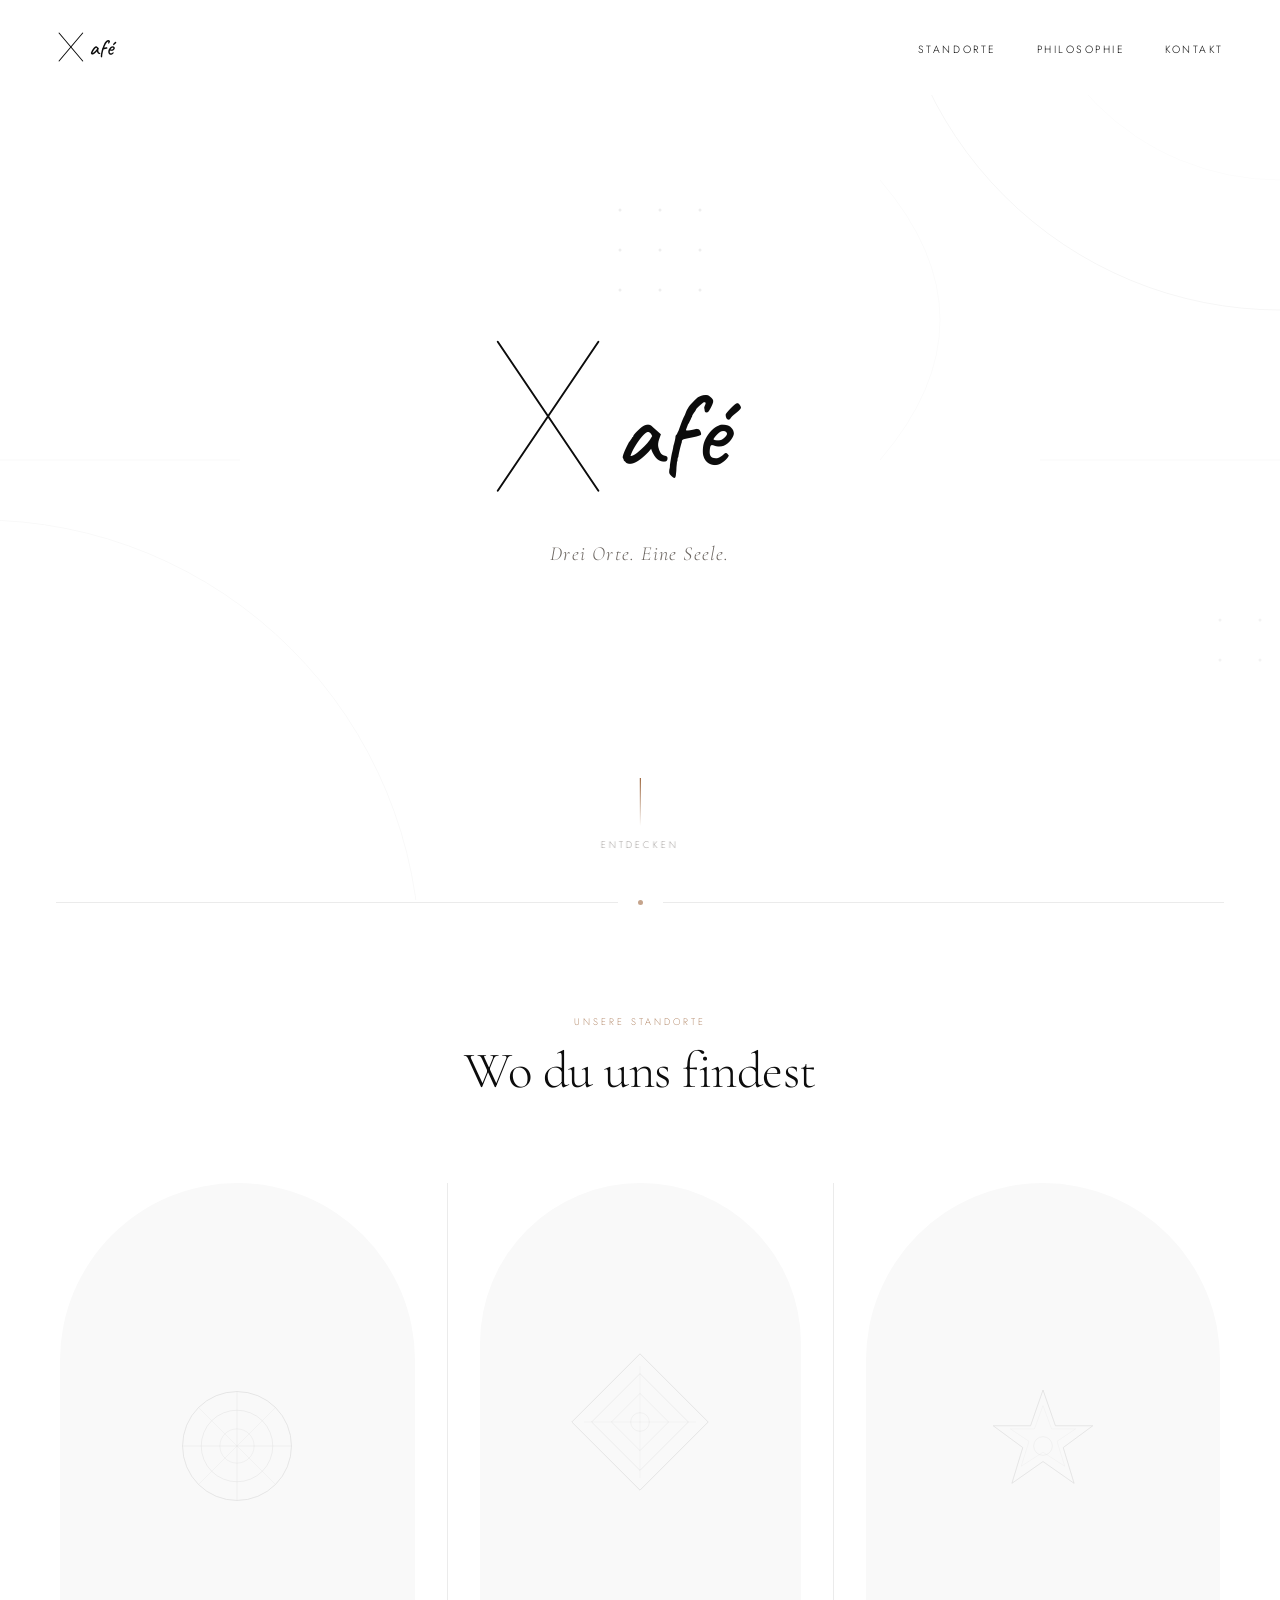
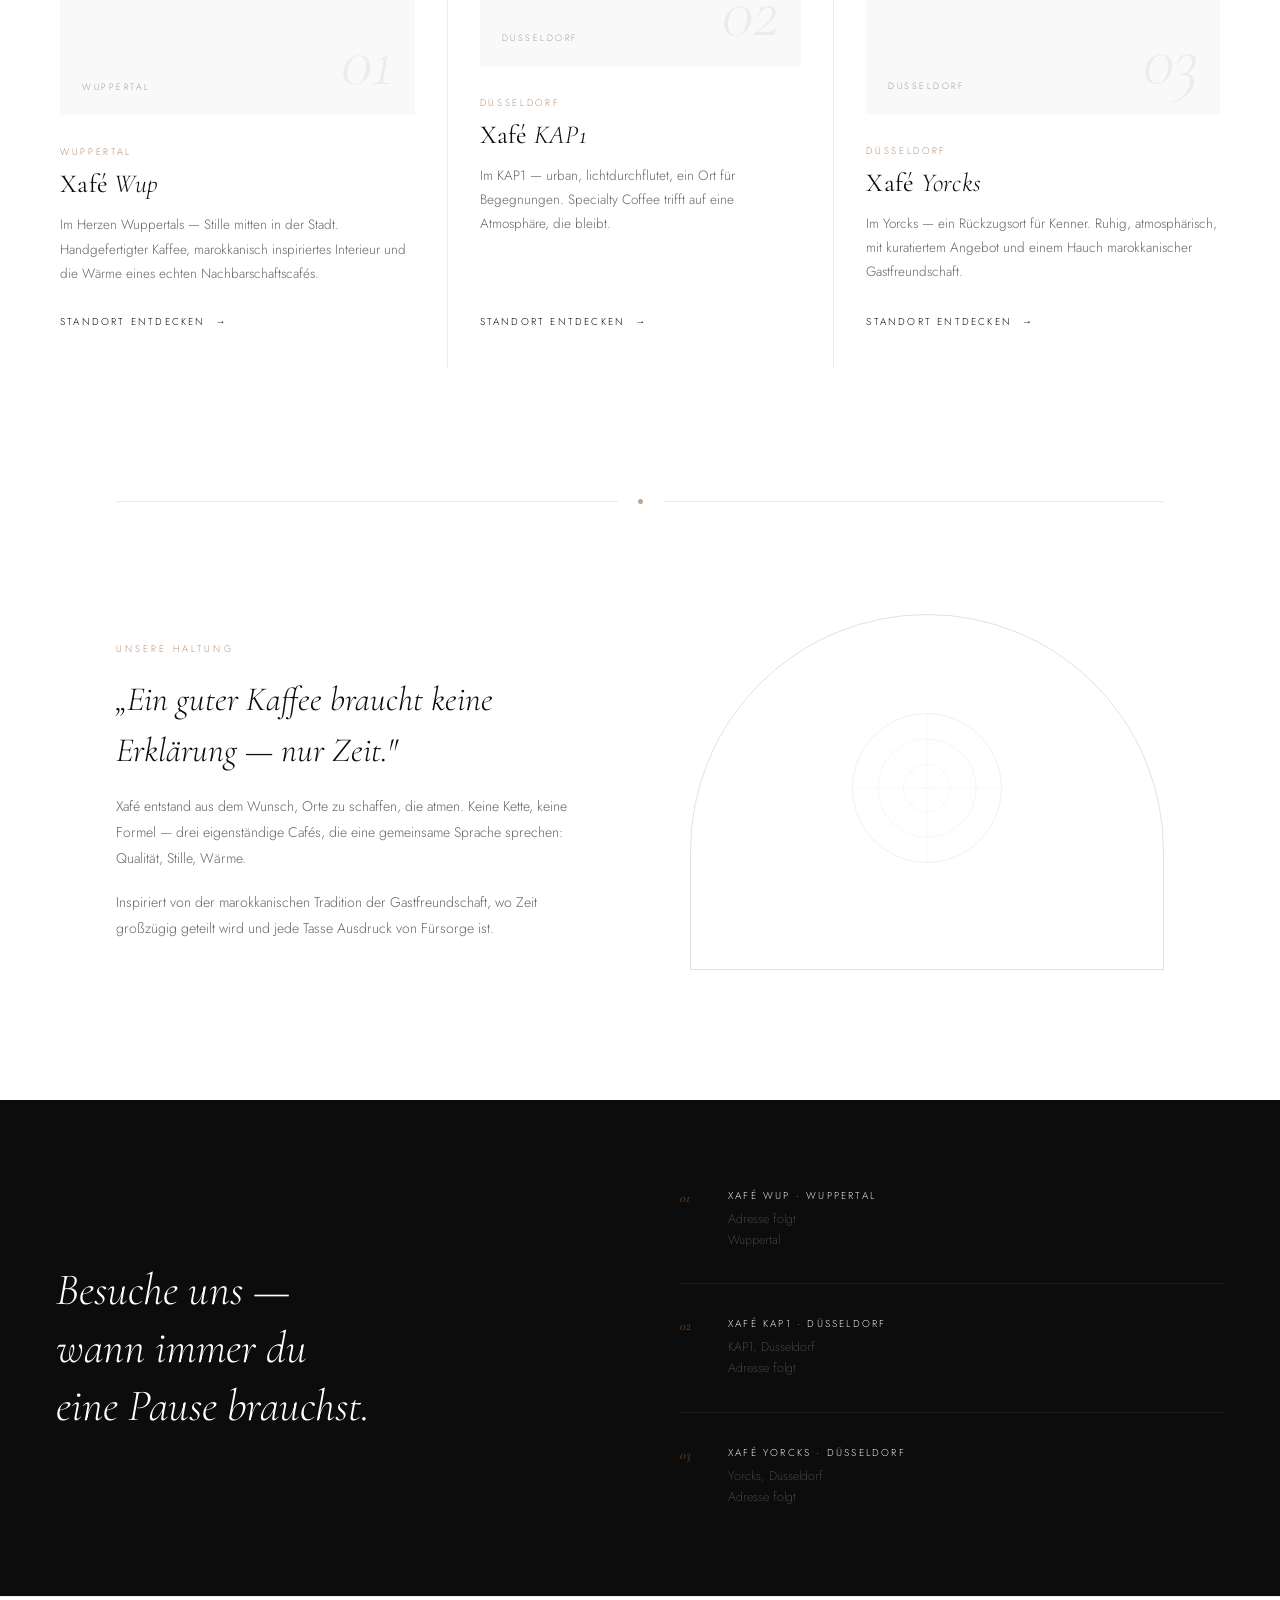
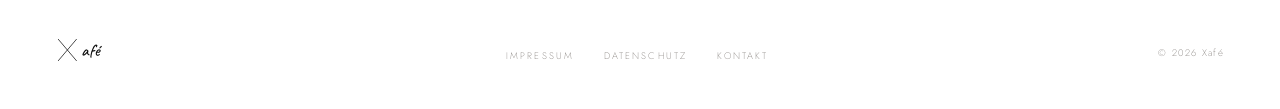
<file: index.html>
<!DOCTYPE html>
<html lang="de">
<head>
  <meta charset="UTF-8">
  <meta name="viewport" content="width=device-width, initial-scale=1.0">
  <title>Xafé — Wup · KAP1 · Yorcks</title>
  <link rel="stylesheet" href="style.css">
</head>
<body>

  <!-- Ambient background shapes -->
  <div class="bg-shapes" aria-hidden="true">
    <svg viewBox="0 0 1440 900" preserveAspectRatio="xMidYMid slice" fill="none" xmlns="http://www.w3.org/2000/svg">
      <circle cx="1360" cy="-80" r="390" stroke="#0C0C0C" stroke-width="1" opacity="0.04"/>
      <circle cx="1360" cy="-80" r="260" stroke="#0C0C0C" stroke-width="0.6" opacity="0.03"/>
      <circle cx="60" cy="960" r="440" stroke="#0C0C0C" stroke-width="0.8" opacity="0.04"/>
      <line x1="0" y1="460" x2="320" y2="460" stroke="#0C0C0C" stroke-width="0.5" opacity="0.05"/>
      <line x1="1120" y1="460" x2="1440" y2="460" stroke="#0C0C0C" stroke-width="0.5" opacity="0.05"/>
      <path d="M 960 180 Q 1080 320 960 460" stroke="#0C0C0C" stroke-width="0.6" opacity="0.04"/>
      <circle cx="700" cy="210" r="1.5" fill="#0C0C0C" opacity="0.07"/>
      <circle cx="740" cy="210" r="1.5" fill="#0C0C0C" opacity="0.07"/>
      <circle cx="780" cy="210" r="1.5" fill="#0C0C0C" opacity="0.07"/>
      <circle cx="700" cy="250" r="1.5" fill="#0C0C0C" opacity="0.07"/>
      <circle cx="740" cy="250" r="1.5" fill="#0C0C0C" opacity="0.07"/>
      <circle cx="780" cy="250" r="1.5" fill="#0C0C0C" opacity="0.07"/>
      <circle cx="700" cy="290" r="1.5" fill="#0C0C0C" opacity="0.07"/>
      <circle cx="740" cy="290" r="1.5" fill="#0C0C0C" opacity="0.07"/>
      <circle cx="780" cy="290" r="1.5" fill="#0C0C0C" opacity="0.07"/>
      <circle cx="1300" cy="620" r="1.5" fill="#0C0C0C" opacity="0.05"/>
      <circle cx="1340" cy="620" r="1.5" fill="#0C0C0C" opacity="0.05"/>
      <circle cx="1300" cy="660" r="1.5" fill="#0C0C0C" opacity="0.05"/>
      <circle cx="1340" cy="660" r="1.5" fill="#0C0C0C" opacity="0.05"/>
    </svg>
  </div>

  <!-- NAV -->
  <nav id="main-nav">
    <a href="index.html" class="nav-logo">
      <svg class="logo-svg" viewBox="0 0 130 56" fill="none" xmlns="http://www.w3.org/2000/svg">
        <line x1="5" y1="5" x2="44" y2="51" stroke="#0C0C0C" stroke-width="1.7" stroke-linecap="round"/>
        <line x1="5" y1="51" x2="44" y2="5"  stroke="#0C0C0C" stroke-width="1.7" stroke-linecap="round"/>
        <text x="54" y="42" font-family="'Caveat', cursive" font-size="37" fill="#0C0C0C" font-weight="500">afé</text>
      </svg>
    </a>
    <ul class="nav-links">
      <li><a href="#locations">Standorte</a></li>
      <li><a href="#philosophy">Philosophie</a></li>
      <li><a href="#contact">Kontakt</a></li>
    </ul>
  </nav>

  <!-- HERO -->
  <section class="hero">
    <div class="hero-lockup">
      <svg class="logo-svg" viewBox="0 0 310 170" fill="none" xmlns="http://www.w3.org/2000/svg">
        <line x1="8"  y1="8"   x2="112" y2="162" stroke="#0C0C0C" stroke-width="2" stroke-linecap="round"/>
        <line x1="8"  y1="162" x2="112" y2="8"   stroke="#0C0C0C" stroke-width="2" stroke-linecap="round"/>
        <text x="128" y="136" font-family="'Caveat', cursive" font-size="110" fill="#0C0C0C" font-weight="500">afé</text>
      </svg>
      <p class="hero-sub">Drei Orte. Eine Seele.</p>
    </div>
    <div class="hero-scroll" aria-hidden="true">
      <div class="hero-scroll-line"></div>
      <span class="hero-scroll-label">Entdecken</span>
    </div>
  </section>

  <div class="rule" style="position:relative;z-index:1;"><div class="rule-mark"></div></div>

  <!-- LOCATIONS -->
  <section class="locations-section" id="locations">
    <div class="section-head">
      <p class="label reveal">Unsere Standorte</p>
      <h2 class="display reveal" style="transition-delay:.08s">Wo du uns findest</h2>
    </div>

    <div class="locations-grid">

      <article class="loc-card reveal">
        <a href="wup.html" style="text-decoration:none;color:inherit;">
          <div class="arch-wrap">
            <div class="arch-fill">
              <div class="arch-geo-wrap">
                <svg viewBox="0 0 180 180" width="140" fill="none">
                  <circle cx="90" cy="90" r="70" stroke="#0C0C0C" stroke-width="0.8"/>
                  <circle cx="90" cy="90" r="46" stroke="#0C0C0C" stroke-width="0.5"/>
                  <circle cx="90" cy="90" r="22" stroke="#0C0C0C" stroke-width="0.4"/>
                  <line x1="90" y1="20" x2="90" y2="160" stroke="#0C0C0C" stroke-width="0.4"/>
                  <line x1="20" y1="90" x2="160" y2="90" stroke="#0C0C0C" stroke-width="0.4"/>
                  <line x1="40.5" y1="40.5" x2="139.5" y2="139.5" stroke="#0C0C0C" stroke-width="0.3"/>
                  <line x1="139.5" y1="40.5" x2="40.5" y2="139.5" stroke="#0C0C0C" stroke-width="0.3"/>
                </svg>
              </div>
            </div>
            <span class="arch-tag">Wuppertal</span>
            <span class="arch-num">01</span>
          </div>
        </a>
        <p class="loc-city">Wuppertal</p>
        <h3 class="loc-name">Xafé <em>Wup</em></h3>
        <p class="loc-desc">Im Herzen Wuppertals — Stille mitten in der Stadt. Handgefertigter Kaffee, marokkanisch inspiriertes Interieur und die Wärme eines echten Nachbarschaftscafés.</p>
        <a href="wup.html" class="loc-link">Standort entdecken <span>→</span></a>
      </article>

      <article class="loc-card reveal" style="transition-delay:.14s">
        <a href="kap1.html" style="text-decoration:none;color:inherit;">
          <div class="arch-wrap">
            <div class="arch-fill">
              <div class="arch-geo-wrap">
                <svg viewBox="0 0 180 180" width="140" fill="none">
                  <rect x="28" y="28" width="124" height="124" stroke="#0C0C0C" stroke-width="0.8" transform="rotate(45 90 90)"/>
                  <rect x="46" y="46" width="88"  height="88"  stroke="#0C0C0C" stroke-width="0.5" transform="rotate(45 90 90)"/>
                  <rect x="64" y="64" width="52"  height="52"  stroke="#0C0C0C" stroke-width="0.4" transform="rotate(45 90 90)"/>
                  <circle cx="90" cy="90" r="12" stroke="#0C0C0C" stroke-width="0.4"/>
                  <line x1="90" y1="18" x2="90" y2="162" stroke="#0C0C0C" stroke-width="0.3"/>
                  <line x1="18" y1="90" x2="162" y2="90" stroke="#0C0C0C" stroke-width="0.3"/>
                </svg>
              </div>
            </div>
            <span class="arch-tag">Düsseldorf</span>
            <span class="arch-num">02</span>
          </div>
        </a>
        <p class="loc-city">Düsseldorf</p>
        <h3 class="loc-name">Xafé <em>KAP1</em></h3>
        <p class="loc-desc">Im KAP1 — urban, lichtdurchflutet, ein Ort für Begegnungen. Specialty Coffee trifft auf eine Atmosphäre, die bleibt.</p>
        <a href="kap1.html" class="loc-link">Standort entdecken <span>→</span></a>
      </article>

      <article class="loc-card reveal" style="transition-delay:.28s">
        <a href="yorcks.html" style="text-decoration:none;color:inherit;">
          <div class="arch-wrap">
            <div class="arch-fill">
              <div class="arch-geo-wrap">
                <svg viewBox="0 0 180 180" width="140" fill="none">
                  <polygon points="90,18 106,64 154,64 116,92 130,138 90,110 50,138 64,92 26,64 74,64" stroke="#0C0C0C" stroke-width="0.8"/>
                  <polygon points="90,38 101,68 132,68 108,84 118,116 90,98 62,116 72,84 48,68 79,68" stroke="#0C0C0C" stroke-width="0.4" opacity="0.6"/>
                  <circle cx="90" cy="90" r="12" stroke="#0C0C0C" stroke-width="0.4"/>
                </svg>
              </div>
            </div>
            <span class="arch-tag">Düsseldorf</span>
            <span class="arch-num">03</span>
          </div>
        </a>
        <p class="loc-city">Düsseldorf</p>
        <h3 class="loc-name">Xafé <em>Yorcks</em></h3>
        <p class="loc-desc">Im Yorcks — ein Rückzugsort für Kenner. Ruhig, atmosphärisch, mit kuratiertem Angebot und einem Hauch marokkanischer Gastfreundschaft.</p>
        <a href="yorcks.html" class="loc-link">Standort entdecken <span>→</span></a>
      </article>

    </div>
  </section>

  <div class="rule" style="position:relative;z-index:1;max-width:1160px;margin:0 auto;padding:0 56px;">
    <div class="rule-mark"></div>
  </div>

  <!-- PHILOSOPHY -->
  <section id="philosophy">
    <div class="philosophy-section">
      <div class="phil-left">
        <p class="label reveal">Unsere Haltung</p>
        <blockquote class="phil-quote reveal" style="transition-delay:.1s">„Ein guter Kaffee braucht keine Erklärung — nur Zeit."</blockquote>
        <p class="body-text reveal" style="transition-delay:.2s">Xafé entstand aus dem Wunsch, Orte zu schaffen, die atmen. Keine Kette, keine Formel — drei eigenständige Cafés, die eine gemeinsame Sprache sprechen: Qualität, Stille, Wärme.</p>
        <p class="body-text reveal" style="transition-delay:.28s">Inspiriert von der marokkanischen Tradition der Gastfreundschaft, wo Zeit großzügig geteilt wird und jede Tasse Ausdruck von Fürsorge ist.</p>
      </div>
      <div class="phil-right reveal" style="transition-delay:.18s">
        <div class="phil-deco">
          <div class="phil-deco-inner">
            <svg viewBox="0 0 260 195" width="220" fill="none">
              <circle cx="130" cy="97" r="88" stroke="#0C0C0C" stroke-width="1"/>
              <circle cx="130" cy="97" r="58" stroke="#0C0C0C" stroke-width="0.7"/>
              <circle cx="130" cy="97" r="28" stroke="#0C0C0C" stroke-width="0.5"/>
              <line x1="42" y1="97" x2="218" y2="97" stroke="#0C0C0C" stroke-width="0.5"/>
              <line x1="130" y1="9"  x2="130" y2="185" stroke="#0C0C0C" stroke-width="0.5"/>
              <line x1="67.7" y1="34.7" x2="192.3" y2="159.3" stroke="#0C0C0C" stroke-width="0.4"/>
              <line x1="192.3" y1="34.7" x2="67.7" y2="159.3" stroke="#0C0C0C" stroke-width="0.4"/>
            </svg>
          </div>
        </div>
      </div>
    </div>
  </section>

  <!-- DARK BAND -->
  <div class="dark-band reveal" id="contact">
    <p class="dark-band-title">Besuche uns —<br>wann immer du<br>eine Pause brauchst.</p>
    <div class="dark-band-locs">
      <div class="dark-loc">
        <span class="dark-loc-num">01</span>
        <div><p class="dark-loc-name">Xafé Wup · Wuppertal</p><p class="dark-loc-addr">Adresse folgt<br>Wuppertal</p></div>
      </div>
      <div class="dark-loc">
        <span class="dark-loc-num">02</span>
        <div><p class="dark-loc-name">Xafé KAP1 · Düsseldorf</p><p class="dark-loc-addr">KAP1, Düsseldorf<br>Adresse folgt</p></div>
      </div>
      <div class="dark-loc">
        <span class="dark-loc-num">03</span>
        <div><p class="dark-loc-name">Xafé Yorcks · Düsseldorf</p><p class="dark-loc-addr">Yorcks, Düsseldorf<br>Adresse folgt</p></div>
      </div>
    </div>
  </div>

  <!-- FOOTER -->
  <footer>
    <a href="index.html">
      <svg class="logo-svg" viewBox="0 0 130 56" fill="none">
        <line x1="5" y1="5" x2="44" y2="51" stroke="#0C0C0C" stroke-width="1.6" stroke-linecap="round"/>
        <line x1="5" y1="51" x2="44" y2="5"  stroke="#0C0C0C" stroke-width="1.6" stroke-linecap="round"/>
        <text x="54" y="42" font-family="'Caveat', cursive" font-size="37" fill="#0C0C0C" font-weight="500">afé</text>
      </svg>
    </a>
    <ul class="footer-links">
      <li><a href="#">Impressum</a></li>
      <li><a href="#">Datenschutz</a></li>
      <li><a href="#contact">Kontakt</a></li>
    </ul>
    <span class="footer-copy">© 2026 Xafé</span>
  </footer>

  <script>
    const nav = document.getElementById('main-nav');
    window.addEventListener('scroll', () => nav.classList.toggle('scrolled', window.scrollY > 40));
    const reveals = document.querySelectorAll('.reveal');
    const io = new IntersectionObserver(entries => {
      entries.forEach(e => { if (e.isIntersecting) { e.target.classList.add('visible'); io.unobserve(e.target); } });
    }, { threshold: 0.1 });
    reveals.forEach(el => io.observe(el));
  </script>
</body>
</html>
</file>
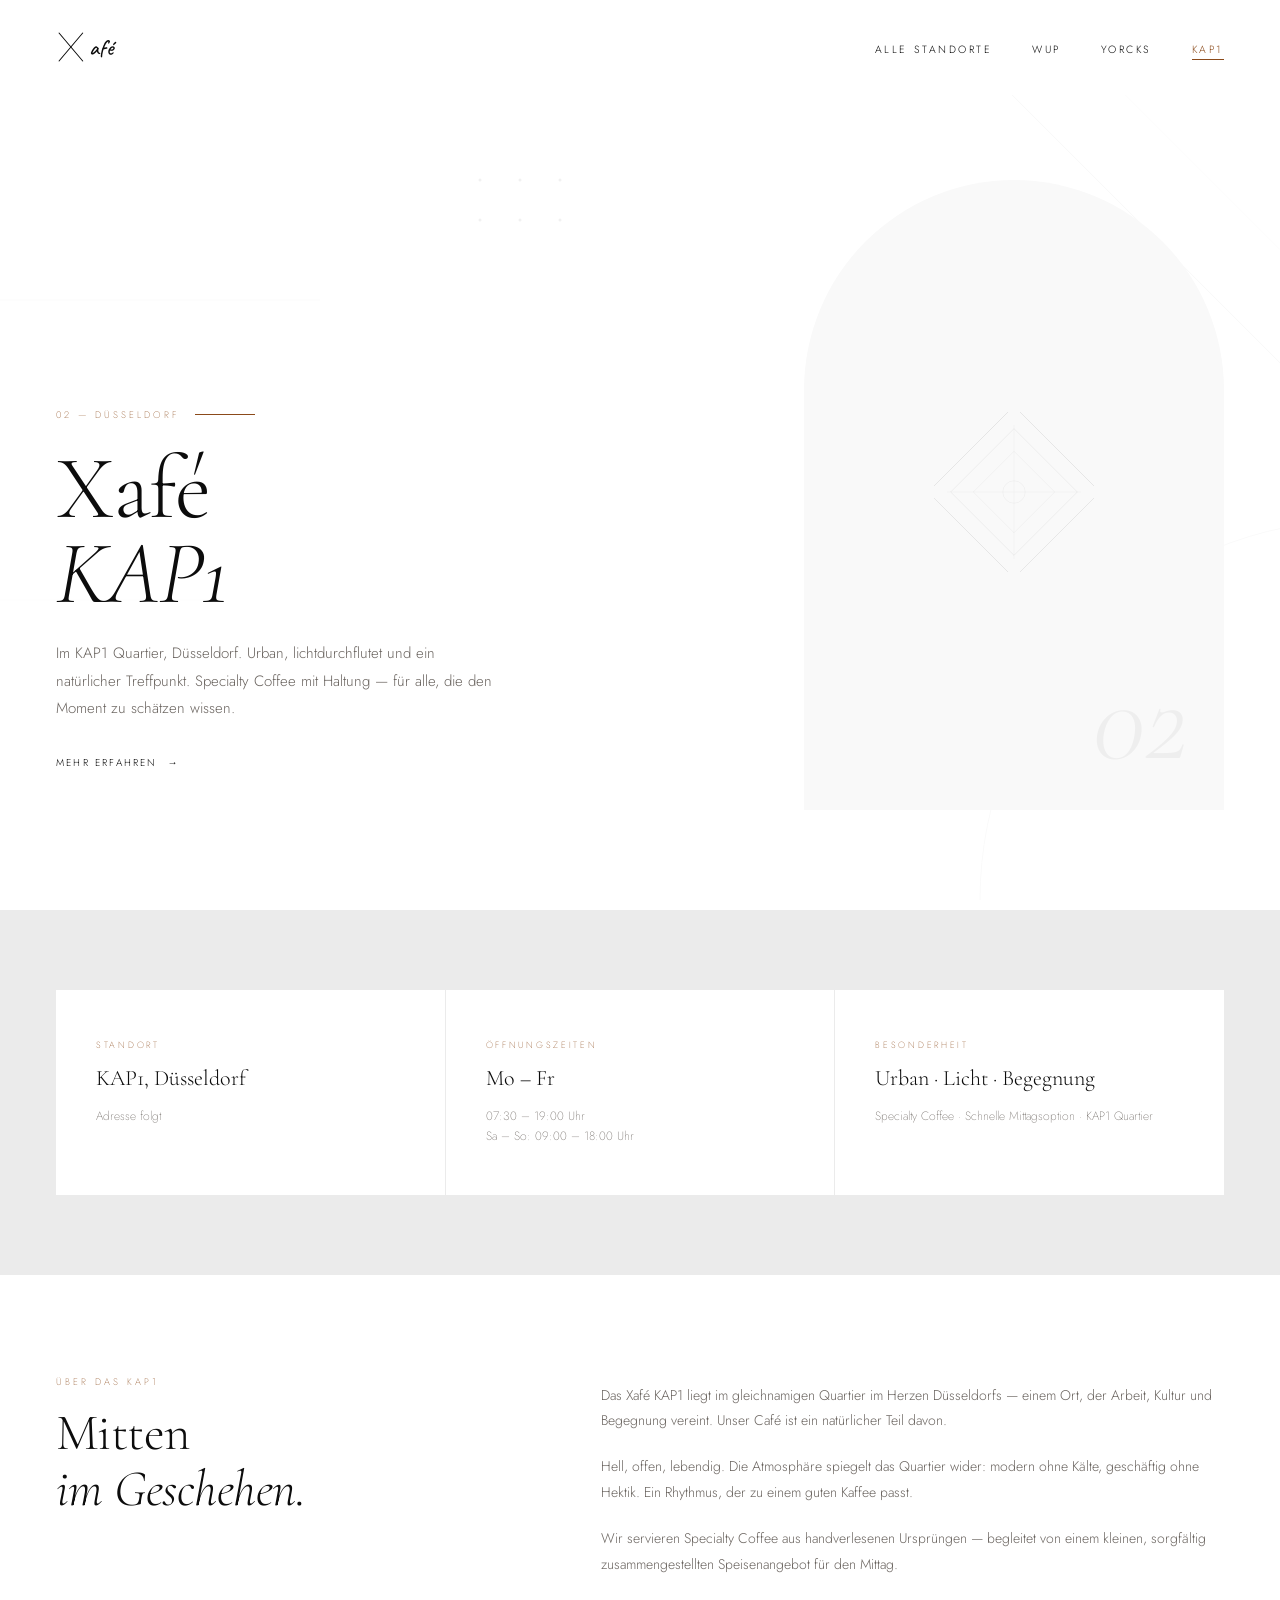
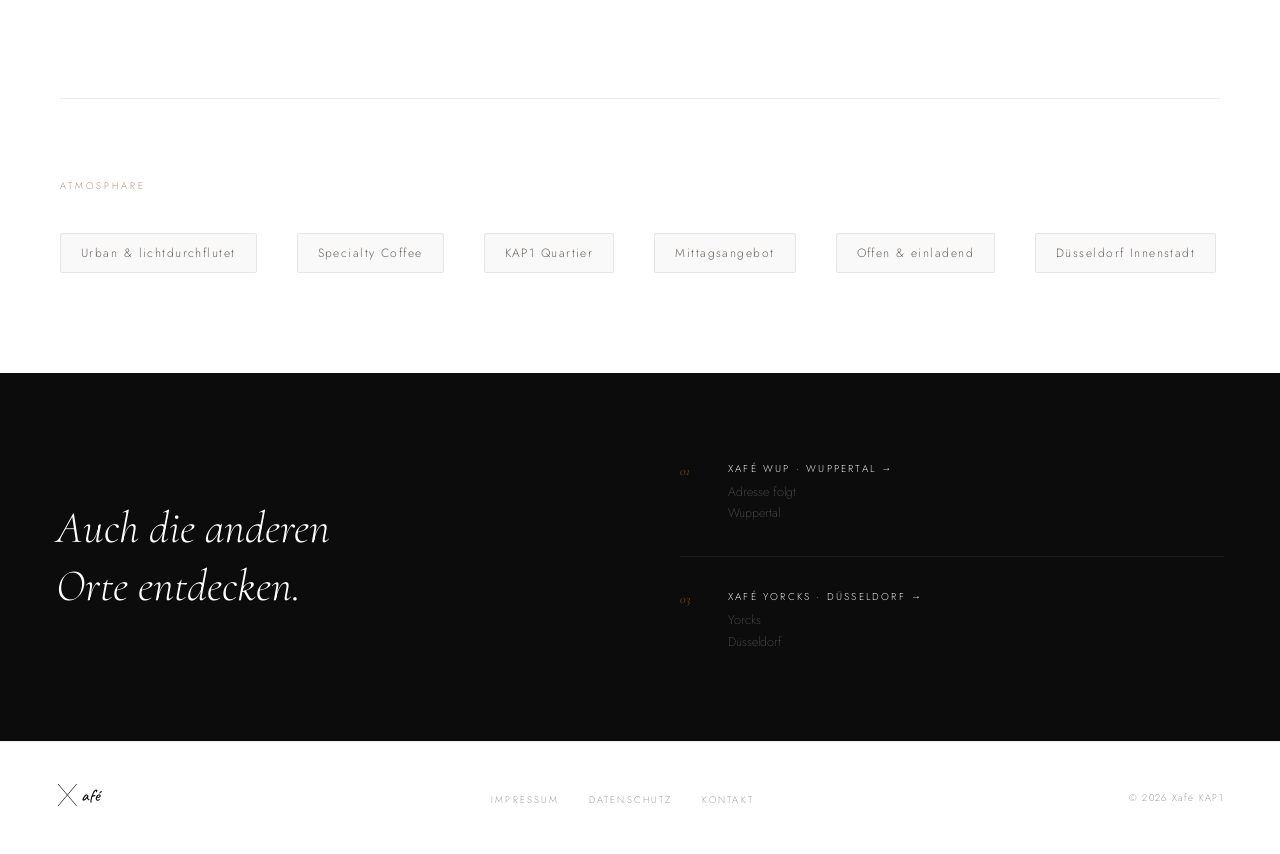
<file: kap1.html>
<!DOCTYPE html>
<html lang="de">
<head>
  <meta charset="UTF-8">
  <meta name="viewport" content="width=device-width, initial-scale=1.0">
  <title>Xafé KAP1 — Düsseldorf</title>
  <link rel="stylesheet" href="style.css">
</head>
<body>

  <div class="bg-shapes" aria-hidden="true">
    <svg viewBox="0 0 1440 900" preserveAspectRatio="xMidYMid slice" fill="none">
      <!-- Diamond / rotated square, top-right -->
      <rect x="1160" y="-120" width="400" height="400" stroke="#0C0C0C" stroke-width="0.8" opacity="0.04" transform="rotate(45 1360 80)"/>
      <rect x="1200" y="-80"  width="280" height="280" stroke="#0C0C0C" stroke-width="0.5" opacity="0.03" transform="rotate(45 1360 80)"/>
      <!-- Horizontal lines -->
      <line x1="0" y1="300" x2="400" y2="300" stroke="#0C0C0C" stroke-width="0.4" opacity="0.05"/>
      <line x1="0" y1="600" x2="300" y2="600" stroke="#0C0C0C" stroke-width="0.4" opacity="0.04"/>
      <!-- Soft arc bottom-right -->
      <circle cx="1440" cy="900" r="380" stroke="#0C0C0C" stroke-width="0.7" opacity="0.04"/>
      <!-- Dot grid -->
      <circle cx="560" cy="180" r="1.5" fill="#0C0C0C" opacity="0.06"/>
      <circle cx="600" cy="180" r="1.5" fill="#0C0C0C" opacity="0.06"/>
      <circle cx="640" cy="180" r="1.5" fill="#0C0C0C" opacity="0.06"/>
      <circle cx="560" cy="220" r="1.5" fill="#0C0C0C" opacity="0.06"/>
      <circle cx="600" cy="220" r="1.5" fill="#0C0C0C" opacity="0.06"/>
      <circle cx="640" cy="220" r="1.5" fill="#0C0C0C" opacity="0.06"/>
    </svg>
  </div>

  <nav id="main-nav">
    <a href="index.html" class="nav-logo">
      <svg class="logo-svg" viewBox="0 0 130 56" fill="none">
        <line x1="5" y1="5" x2="44" y2="51" stroke="#0C0C0C" stroke-width="1.7" stroke-linecap="round"/>
        <line x1="5" y1="51" x2="44" y2="5"  stroke="#0C0C0C" stroke-width="1.7" stroke-linecap="round"/>
        <text x="54" y="42" font-family="'Caveat', cursive" font-size="37" fill="#0C0C0C" font-weight="500">afé</text>
      </svg>
    </a>
    <ul class="nav-links">
      <li><a href="index.html#locations">Alle Standorte</a></li>
      <li><a href="wup.html">Wup</a></li>
      <li><a href="yorcks.html">Yorcks</a></li>
      <li><a href="kap1.html" class="active">KAP1</a></li>
    </ul>
  </nav>

  <div style="position:relative;z-index:1;">
    <div class="loc-hero">
      <div class="loc-hero-left">
        <div class="loc-hero-eyebrow">
          <span class="label" style="animation: fadeUp 1s both;">02 — Düsseldorf</span>
        </div>
        <h1 class="loc-hero-title" style="animation: fadeUp 1s 0.1s both;">
          Xafé
          <em>KAP1</em>
        </h1>
        <p class="loc-hero-desc" style="animation: fadeUp 1s 0.2s both;">
          Im KAP1 Quartier, Düsseldorf. Urban, lichtdurchflutet
          und ein natürlicher Treffpunkt. Specialty Coffee mit Haltung —
          für alle, die den Moment zu schätzen wissen.
        </p>
        <a href="#details" class="loc-link" style="animation: fadeUp 1s 0.3s both; margin-top: 8px;">
          Mehr erfahren <span>→</span>
        </a>
      </div>
      <div class="loc-hero-right">
        <div class="loc-hero-arch" style="animation: fadeIn 1.4s 0.2s both;">
          <div class="loc-hero-arch-geo">
            <svg viewBox="0 0 200 200" width="160" fill="none">
              <rect x="24" y="24" width="152" height="152" stroke="#0C0C0C" stroke-width="0.9" transform="rotate(45 100 100)"/>
              <rect x="44" y="44" width="112" height="112" stroke="#0C0C0C" stroke-width="0.6" transform="rotate(45 100 100)"/>
              <rect x="64" y="64" width="72"  height="72"  stroke="#0C0C0C" stroke-width="0.4" transform="rotate(45 100 100)"/>
              <circle cx="100" cy="100" r="14" stroke="#0C0C0C" stroke-width="0.4"/>
              <line x1="100" y1="16" x2="100" y2="184" stroke="#0C0C0C" stroke-width="0.3"/>
              <line x1="16"  y1="100" x2="184" y2="100" stroke="#0C0C0C" stroke-width="0.3"/>
            </svg>
          </div>
          <span class="arch-num" style="font-size:120px;opacity:0.04;bottom:30px;right:36px;">02</span>
        </div>
      </div>
    </div>
  </div>

  <div class="loc-details reveal" id="details">
    <div class="loc-detail-item">
      <span class="loc-detail-label">Standort</span>
      <p class="loc-detail-value">KAP1, Düsseldorf</p>
      <p class="loc-detail-sub">Adresse folgt</p>
    </div>
    <div class="loc-detail-item">
      <span class="loc-detail-label">Öffnungszeiten</span>
      <p class="loc-detail-value">Mo – Fr</p>
      <p class="loc-detail-sub">07:30 – 19:00 Uhr<br>Sa – So: 09:00 – 18:00 Uhr</p>
    </div>
    <div class="loc-detail-item">
      <span class="loc-detail-label">Besonderheit</span>
      <p class="loc-detail-value">Urban · Licht · Begegnung</p>
      <p class="loc-detail-sub">Specialty Coffee · Schnelle Mittagsoption · KAP1 Quartier</p>
    </div>
  </div>

  <div class="loc-about reveal">
    <div class="loc-about-left">
      <p class="label">Über das KAP1</p>
      <h2 class="display">Mitten<br><em>im Geschehen.</em></h2>
    </div>
    <div class="loc-about-right">
      <p class="body-text">Das Xafé KAP1 liegt im gleichnamigen Quartier im Herzen Düsseldorfs — einem Ort, der Arbeit, Kultur und Begegnung vereint. Unser Café ist ein natürlicher Teil davon.</p>
      <p class="body-text">Hell, offen, lebendig. Die Atmosphäre spiegelt das Quartier wider: modern ohne Kälte, geschäftig ohne Hektik. Ein Rhythmus, der zu einem guten Kaffee passt.</p>
      <p class="body-text">Wir servieren Specialty Coffee aus handverlesenen Ursprüngen — begleitet von einem kleinen, sorgfältig zusammengestellten Speisenangebot für den Mittag.</p>
    </div>
  </div>

  <div class="atmosphere-line reveal">
    <div class="atmosphere-inner">
      <span class="label" style="min-width:100%">Atmosphäre</span>
      <span class="atmo-tag">Urban & lichtdurchflutet</span>
      <span class="atmo-tag">Specialty Coffee</span>
      <span class="atmo-tag">KAP1 Quartier</span>
      <span class="atmo-tag">Mittagsangebot</span>
      <span class="atmo-tag">Offen & einladend</span>
      <span class="atmo-tag">Düsseldorf Innenstadt</span>
    </div>
  </div>

  <div class="dark-band reveal">
    <p class="dark-band-title">Auch die anderen<br>Orte entdecken.</p>
    <div class="dark-band-locs">
      <div class="dark-loc">
        <span class="dark-loc-num">01</span>
        <div>
          <p class="dark-loc-name"><a href="wup.html" style="color:inherit;text-decoration:none;letter-spacing:inherit;">Xafé Wup · Wuppertal →</a></p>
          <p class="dark-loc-addr">Adresse folgt<br>Wuppertal</p>
        </div>
      </div>
      <div class="dark-loc">
        <span class="dark-loc-num">03</span>
        <div>
          <p class="dark-loc-name"><a href="yorcks.html" style="color:inherit;text-decoration:none;letter-spacing:inherit;">Xafé Yorcks · Düsseldorf →</a></p>
          <p class="dark-loc-addr">Yorcks<br>Düsseldorf</p>
        </div>
      </div>
    </div>
  </div>

  <footer>
    <a href="index.html">
      <svg class="logo-svg" viewBox="0 0 130 56" fill="none">
        <line x1="5" y1="5" x2="44" y2="51" stroke="#0C0C0C" stroke-width="1.6" stroke-linecap="round"/>
        <line x1="5" y1="51" x2="44" y2="5"  stroke="#0C0C0C" stroke-width="1.6" stroke-linecap="round"/>
        <text x="54" y="42" font-family="'Caveat', cursive" font-size="37" fill="#0C0C0C" font-weight="500">afé</text>
      </svg>
    </a>
    <ul class="footer-links">
      <li><a href="#">Impressum</a></li>
      <li><a href="#">Datenschutz</a></li>
      <li><a href="index.html#contact">Kontakt</a></li>
    </ul>
    <span class="footer-copy">© 2026 Xafé KAP1</span>
  </footer>

  <script>
    const nav = document.getElementById('main-nav');
    window.addEventListener('scroll', () => nav.classList.toggle('scrolled', window.scrollY > 40));
    const reveals = document.querySelectorAll('.reveal');
    const io = new IntersectionObserver(entries => {
      entries.forEach(e => { if (e.isIntersecting) { e.target.classList.add('visible'); io.unobserve(e.target); } });
    }, { threshold: 0.08 });
    reveals.forEach(el => io.observe(el));
  </script>
</body>
</html>
</file>
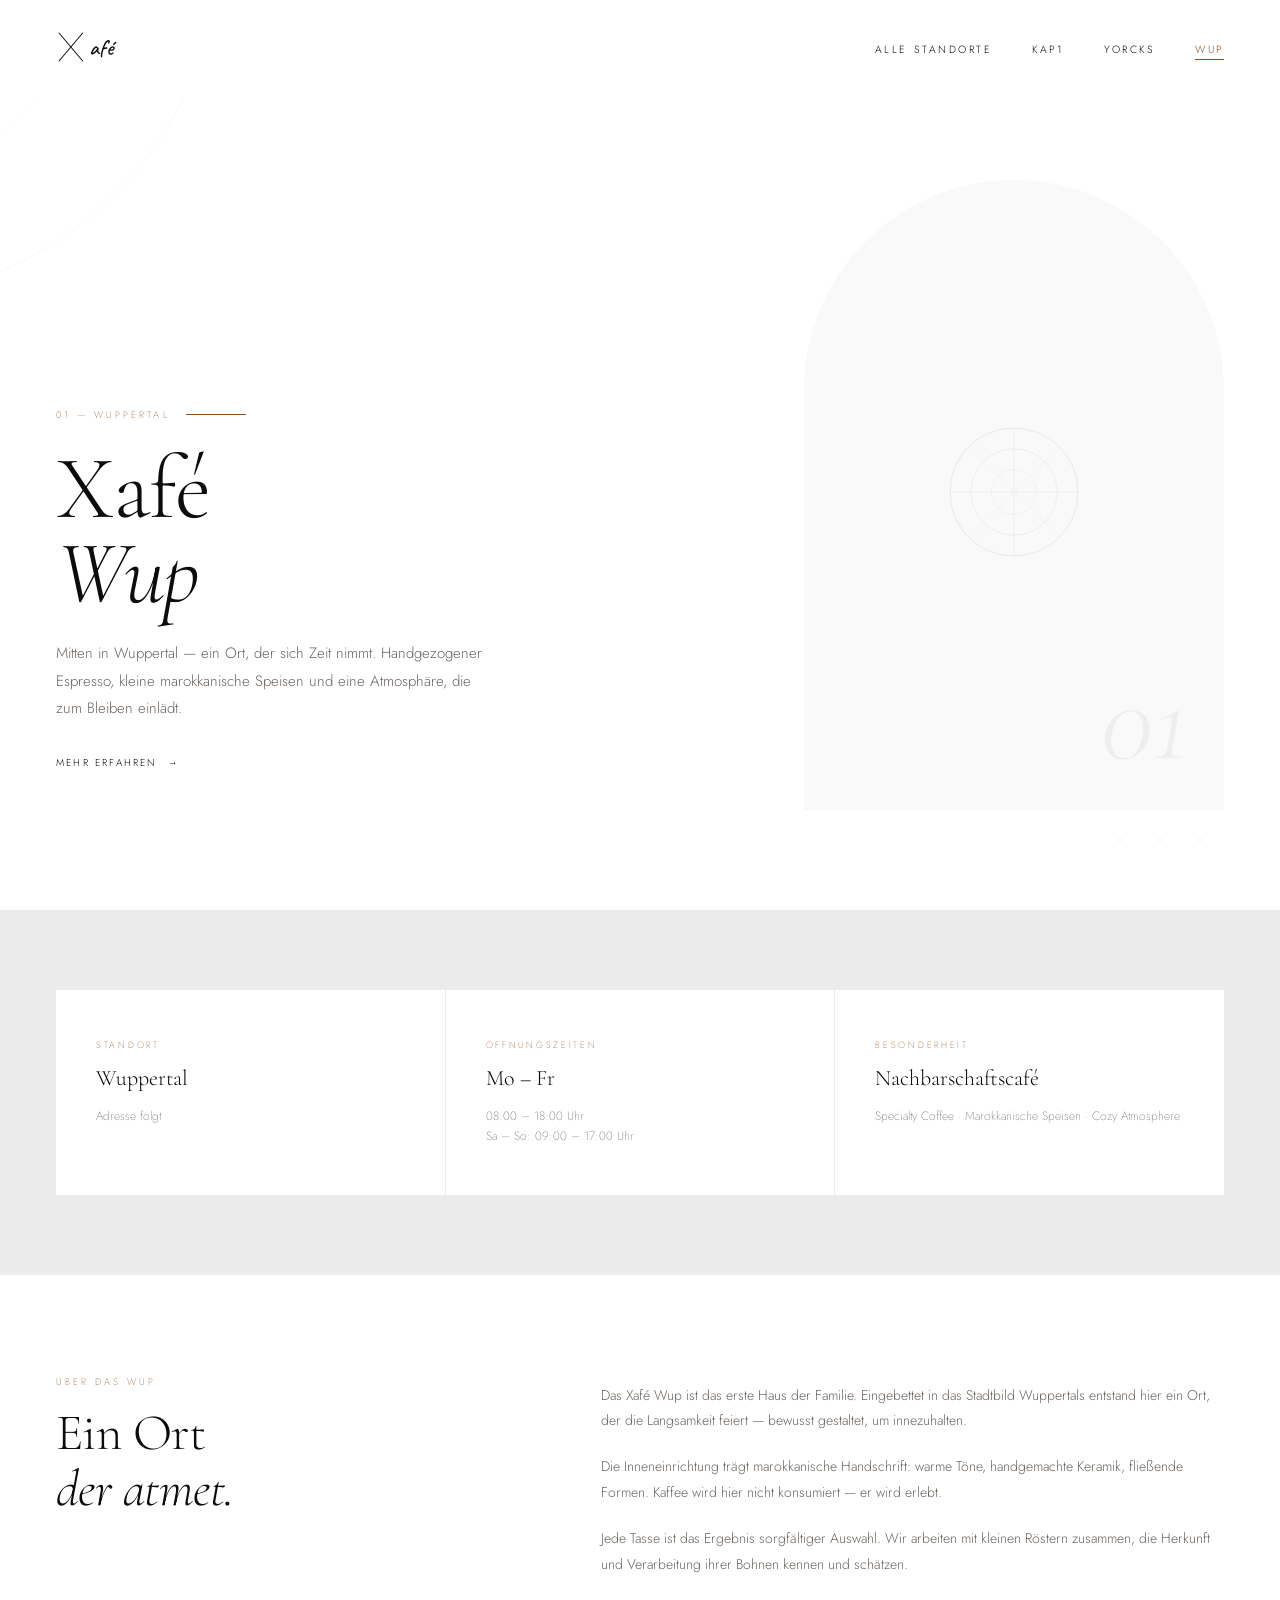
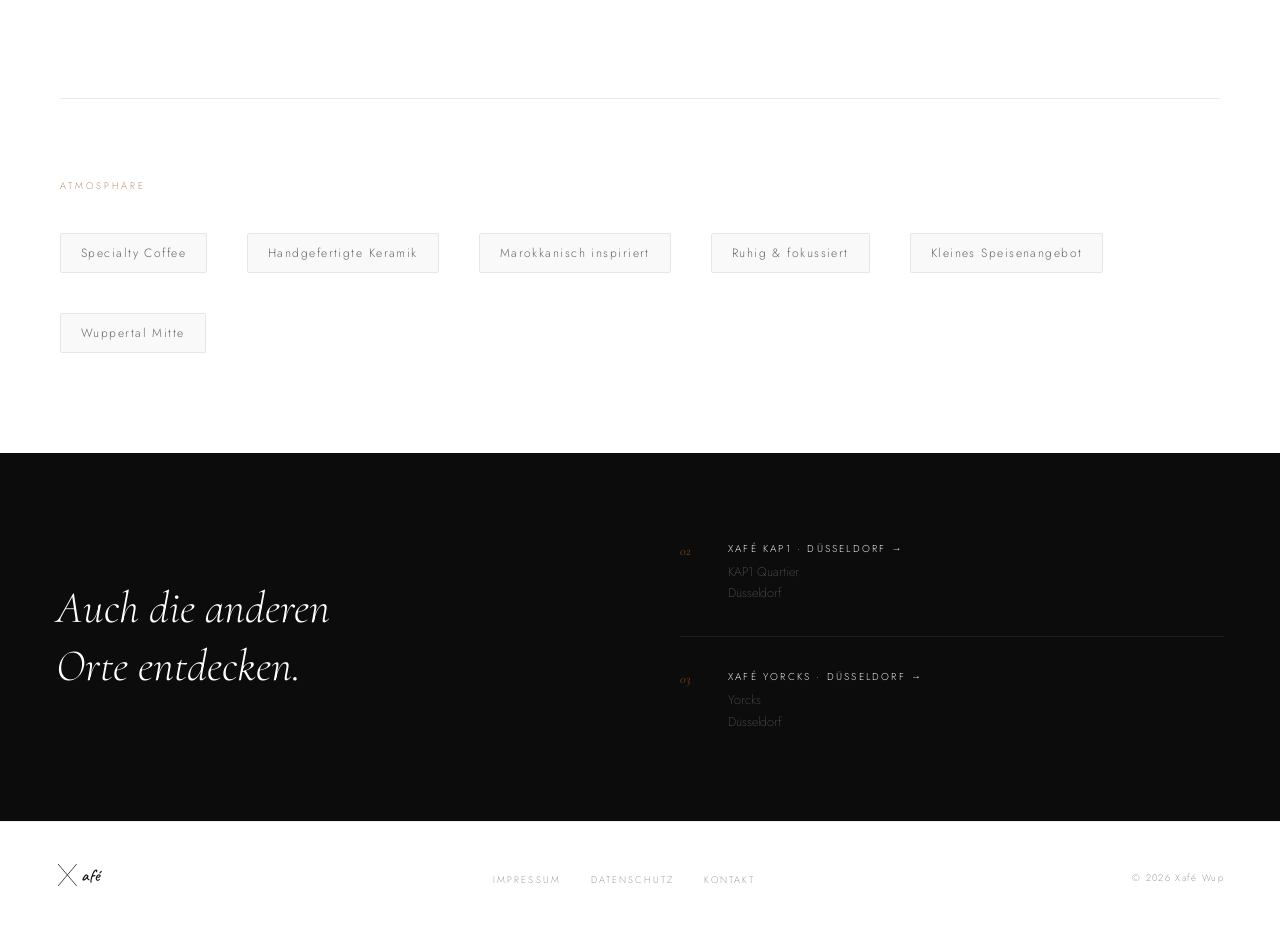
<file: wup.html>
<!DOCTYPE html>
<html lang="de">
<head>
  <meta charset="UTF-8">
  <meta name="viewport" content="width=device-width, initial-scale=1.0">
  <title>Xafé Wup — Wuppertal</title>
  <link rel="stylesheet" href="style.css">
</head>
<body>

  <div class="bg-shapes" aria-hidden="true">
    <svg viewBox="0 0 1440 900" preserveAspectRatio="xMidYMid slice" fill="none">
      <!-- Concentric arcs, top-left -->
      <circle cx="-60" cy="-60" r="360" stroke="#0C0C0C" stroke-width="0.8" opacity="0.04"/>
      <circle cx="-60" cy="-60" r="240" stroke="#0C0C0C" stroke-width="0.6" opacity="0.03"/>
      <!-- Long horizontal line mid-page -->
      <line x1="0" y1="520" x2="1440" y2="520" stroke="#0C0C0C" stroke-width="0.4" opacity="0.04"/>
      <!-- Soft curve, right side -->
      <path d="M 1440 200 Q 1300 500 1440 800" stroke="#0C0C0C" stroke-width="0.7" opacity="0.04"/>
      <!-- Dot grid, bottom-right -->
      <circle cx="1200" cy="800" r="1.5" fill="#0C0C0C" opacity="0.06"/>
      <circle cx="1240" cy="800" r="1.5" fill="#0C0C0C" opacity="0.06"/>
      <circle cx="1280" cy="800" r="1.5" fill="#0C0C0C" opacity="0.06"/>
      <circle cx="1200" cy="840" r="1.5" fill="#0C0C0C" opacity="0.06"/>
      <circle cx="1240" cy="840" r="1.5" fill="#0C0C0C" opacity="0.06"/>
      <circle cx="1280" cy="840" r="1.5" fill="#0C0C0C" opacity="0.06"/>
    </svg>
  </div>

  <nav id="main-nav">
    <a href="index.html" class="nav-logo">
      <svg class="logo-svg" viewBox="0 0 130 56" fill="none">
        <line x1="5" y1="5" x2="44" y2="51" stroke="#0C0C0C" stroke-width="1.7" stroke-linecap="round"/>
        <line x1="5" y1="51" x2="44" y2="5"  stroke="#0C0C0C" stroke-width="1.7" stroke-linecap="round"/>
        <text x="54" y="42" font-family="'Caveat', cursive" font-size="37" fill="#0C0C0C" font-weight="500">afé</text>
      </svg>
    </a>
    <ul class="nav-links">
      <li><a href="index.html#locations">Alle Standorte</a></li>
      <li><a href="kap1.html">KAP1</a></li>
      <li><a href="yorcks.html">Yorcks</a></li>
      <li><a href="wup.html" class="active">Wup</a></li>
    </ul>
  </nav>

  <!-- HERO -->
  <div style="position:relative;z-index:1;">
    <div class="loc-hero">
      <div class="loc-hero-left">
        <div class="loc-hero-eyebrow">
          <span class="label" style="animation: fadeUp 1s both;">01 — Wuppertal</span>
        </div>
        <h1 class="loc-hero-title" style="animation: fadeUp 1s 0.1s both;">
          Xafé
          <em>Wup</em>
        </h1>
        <p class="loc-hero-desc" style="animation: fadeUp 1s 0.2s both;">
          Mitten in Wuppertal — ein Ort, der sich Zeit nimmt.
          Handgezogener Espresso, kleine marokkanische Speisen
          und eine Atmosphäre, die zum Bleiben einlädt.
        </p>
        <a href="#details" class="loc-link" style="animation: fadeUp 1s 0.3s both; margin-top: 8px;">
          Mehr erfahren <span>→</span>
        </a>
      </div>
      <div class="loc-hero-right">
        <div class="loc-hero-arch" style="animation: fadeIn 1.4s 0.2s both;">
          <div class="loc-hero-arch-geo">
            <svg viewBox="0 0 200 200" width="160" fill="none">
              <circle cx="100" cy="100" r="80" stroke="#0C0C0C" stroke-width="0.9"/>
              <circle cx="100" cy="100" r="54" stroke="#0C0C0C" stroke-width="0.6"/>
              <circle cx="100" cy="100" r="28" stroke="#0C0C0C" stroke-width="0.4"/>
              <line x1="20"  y1="100" x2="180" y2="100" stroke="#0C0C0C" stroke-width="0.5"/>
              <line x1="100" y1="20"  x2="100" y2="180" stroke="#0C0C0C" stroke-width="0.5"/>
              <line x1="43.4" y1="43.4" x2="156.6" y2="156.6" stroke="#0C0C0C" stroke-width="0.3"/>
              <line x1="156.6" y1="43.4" x2="43.4" y2="156.6" stroke="#0C0C0C" stroke-width="0.3"/>
              <circle cx="100" cy="100" r="6" fill="#0C0C0C" opacity="0.08"/>
            </svg>
          </div>
          <span class="arch-num" style="font-size:120px;opacity:0.04;bottom:30px;right:36px;">01</span>
        </div>
      </div>
    </div>
  </div>

  <!-- DETAILS GRID -->
  <div class="loc-details reveal" id="details">
    <div class="loc-detail-item">
      <span class="loc-detail-label">Standort</span>
      <p class="loc-detail-value">Wuppertal</p>
      <p class="loc-detail-sub">Adresse folgt</p>
    </div>
    <div class="loc-detail-item">
      <span class="loc-detail-label">Öffnungszeiten</span>
      <p class="loc-detail-value">Mo – Fr</p>
      <p class="loc-detail-sub">08:00 – 18:00 Uhr<br>Sa – So: 09:00 – 17:00 Uhr</p>
    </div>
    <div class="loc-detail-item">
      <span class="loc-detail-label">Besonderheit</span>
      <p class="loc-detail-value">Nachbarschaftscafé</p>
      <p class="loc-detail-sub">Specialty Coffee · Marokkanische Speisen · Cozy Atmosphere</p>
    </div>
  </div>

  <!-- ABOUT -->
  <div class="loc-about reveal">
    <div class="loc-about-left">
      <p class="label">Über das Wup</p>
      <h2 class="display">Ein Ort<br><em>der atmet.</em></h2>
    </div>
    <div class="loc-about-right">
      <p class="body-text">Das Xafé Wup ist das erste Haus der Familie. Eingebettet in das Stadtbild Wuppertals entstand hier ein Ort, der die Langsamkeit feiert — bewusst gestaltet, um innezuhalten.</p>
      <p class="body-text">Die Inneneinrichtung trägt marokkanische Handschrift: warme Töne, handgemachte Keramik, fließende Formen. Kaffee wird hier nicht konsumiert — er wird erlebt.</p>
      <p class="body-text">Jede Tasse ist das Ergebnis sorgfältiger Auswahl. Wir arbeiten mit kleinen Röstern zusammen, die Herkunft und Verarbeitung ihrer Bohnen kennen und schätzen.</p>
    </div>
  </div>

  <!-- ATMOSPHERE TAGS -->
  <div class="atmosphere-line reveal">
    <div class="atmosphere-inner">
      <span class="label" style="min-width:100%">Atmosphäre</span>
      <span class="atmo-tag">Specialty Coffee</span>
      <span class="atmo-tag">Handgefertigte Keramik</span>
      <span class="atmo-tag">Marokkanisch inspiriert</span>
      <span class="atmo-tag">Ruhig & fokussiert</span>
      <span class="atmo-tag">Kleines Speisenangebot</span>
      <span class="atmo-tag">Wuppertal Mitte</span>
    </div>
  </div>

  <!-- OTHER LOCATIONS -->
  <div class="dark-band reveal">
    <p class="dark-band-title">Auch die anderen<br>Orte entdecken.</p>
    <div class="dark-band-locs">
      <div class="dark-loc">
        <span class="dark-loc-num">02</span>
        <div>
          <p class="dark-loc-name"><a href="kap1.html" style="color:inherit;text-decoration:none;letter-spacing:inherit;">Xafé KAP1 · Düsseldorf →</a></p>
          <p class="dark-loc-addr">KAP1 Quartier<br>Düsseldorf</p>
        </div>
      </div>
      <div class="dark-loc">
        <span class="dark-loc-num">03</span>
        <div>
          <p class="dark-loc-name"><a href="yorcks.html" style="color:inherit;text-decoration:none;letter-spacing:inherit;">Xafé Yorcks · Düsseldorf →</a></p>
          <p class="dark-loc-addr">Yorcks<br>Düsseldorf</p>
        </div>
      </div>
    </div>
  </div>

  <footer>
    <a href="index.html">
      <svg class="logo-svg" viewBox="0 0 130 56" fill="none">
        <line x1="5" y1="5" x2="44" y2="51" stroke="#0C0C0C" stroke-width="1.6" stroke-linecap="round"/>
        <line x1="5" y1="51" x2="44" y2="5"  stroke="#0C0C0C" stroke-width="1.6" stroke-linecap="round"/>
        <text x="54" y="42" font-family="'Caveat', cursive" font-size="37" fill="#0C0C0C" font-weight="500">afé</text>
      </svg>
    </a>
    <ul class="footer-links">
      <li><a href="#">Impressum</a></li>
      <li><a href="#">Datenschutz</a></li>
      <li><a href="index.html#contact">Kontakt</a></li>
    </ul>
    <span class="footer-copy">© 2026 Xafé Wup</span>
  </footer>

  <script>
    const nav = document.getElementById('main-nav');
    window.addEventListener('scroll', () => nav.classList.toggle('scrolled', window.scrollY > 40));
    const reveals = document.querySelectorAll('.reveal');
    const io = new IntersectionObserver(entries => {
      entries.forEach(e => { if (e.isIntersecting) { e.target.classList.add('visible'); io.unobserve(e.target); } });
    }, { threshold: 0.08 });
    reveals.forEach(el => io.observe(el));
  </script>
</body>
</html>
</file>
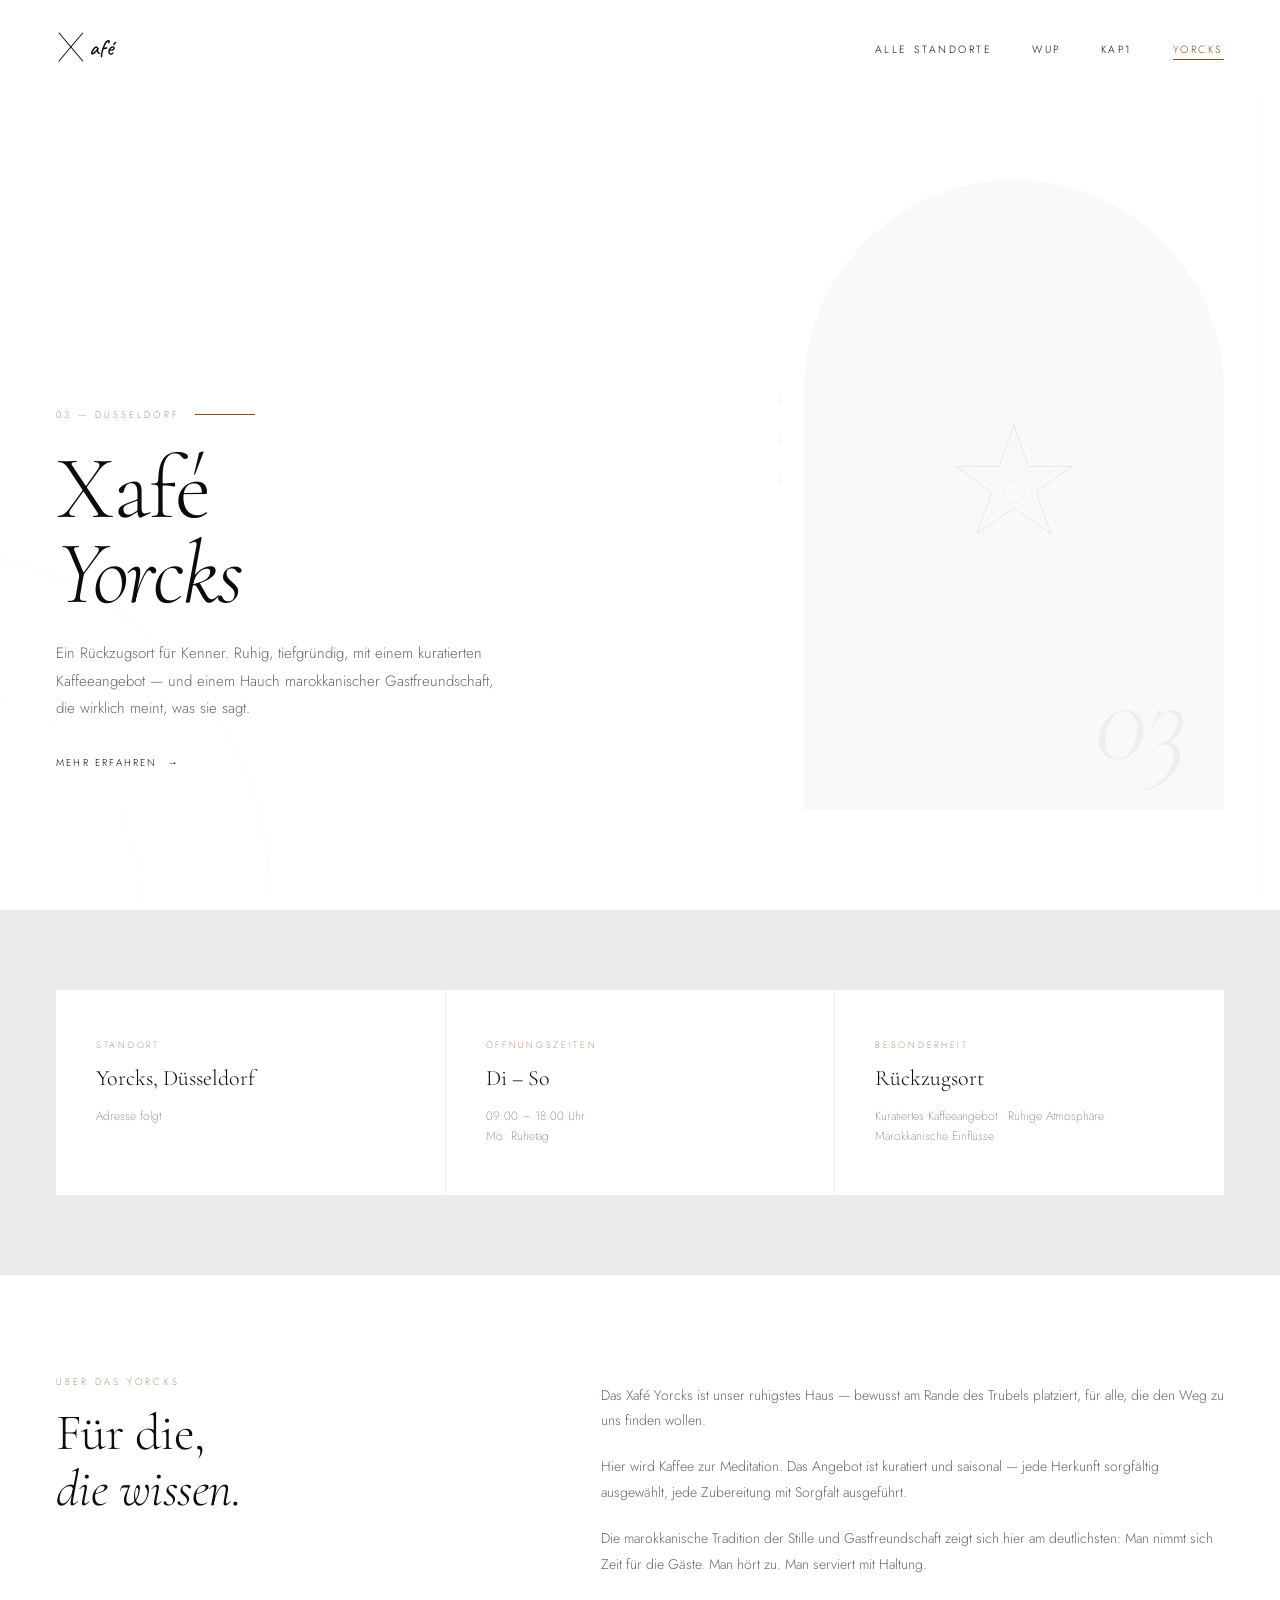
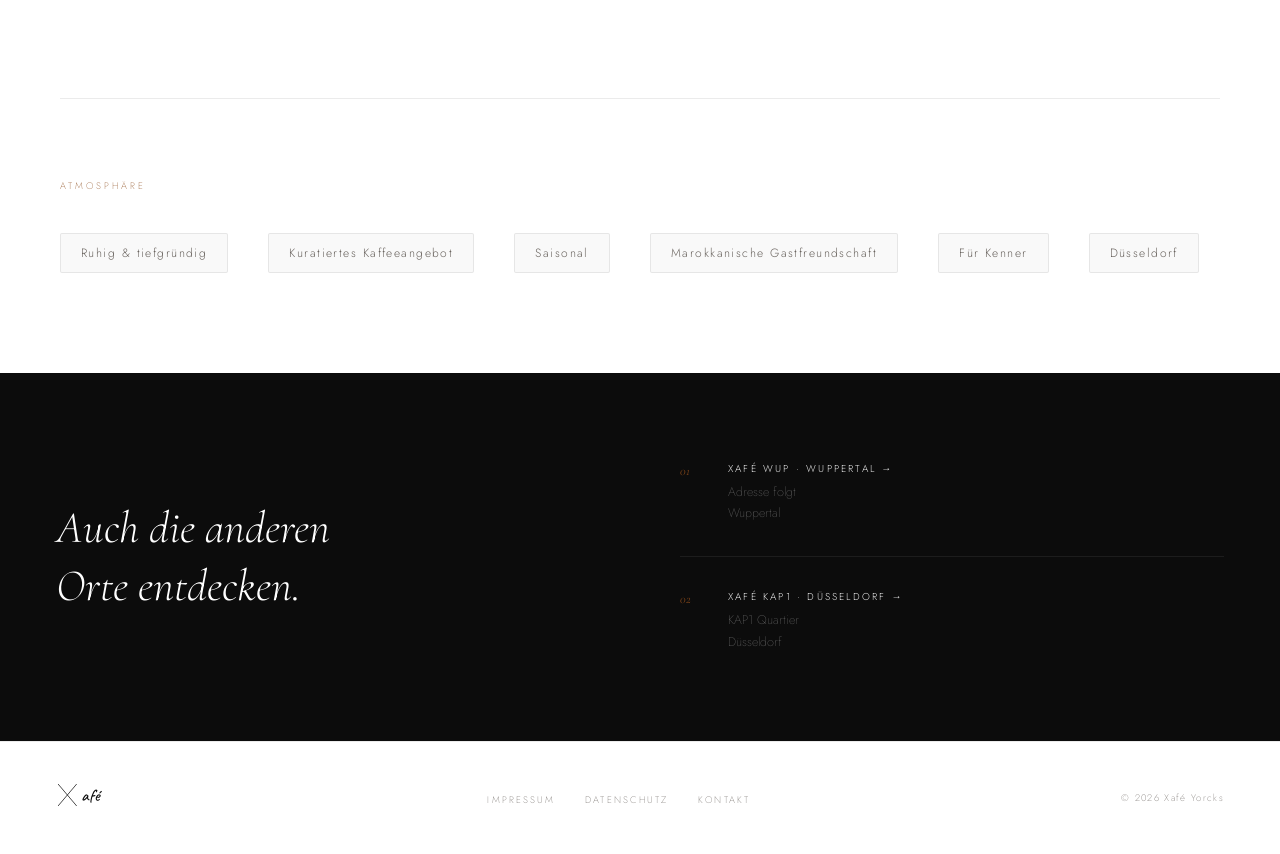
<file: yorcks.html>
<!DOCTYPE html>
<html lang="de">
<head>
  <meta charset="UTF-8">
  <meta name="viewport" content="width=device-width, initial-scale=1.0">
  <title>Xafé Yorcks — Düsseldorf</title>
  <link rel="stylesheet" href="style.css">
</head>
<body>

  <div class="bg-shapes" aria-hidden="true">
    <svg viewBox="0 0 1440 900" preserveAspectRatio="xMidYMid slice" fill="none">
      <!-- Star-like polygon suggestion, very faint, top-center -->
      <polygon points="720,−80 750,10 840,10 770,65 800,155 720,100 640,155 670,65 600,10 690,10"
               stroke="#0C0C0C" stroke-width="0.6" opacity="0.04"/>
      <!-- Concentric from bottom-left -->
      <circle cx="0" cy="900" r="350" stroke="#0C0C0C" stroke-width="0.7" opacity="0.04"/>
      <circle cx="0" cy="900" r="220" stroke="#0C0C0C" stroke-width="0.5" opacity="0.03"/>
      <!-- Right side vertical line -->
      <line x1="1340" y1="0" x2="1340" y2="900" stroke="#0C0C0C" stroke-width="0.4" opacity="0.04"/>
      <!-- Dot cluster, mid -->
      <circle cx="860" cy="400" r="1.5" fill="#0C0C0C" opacity="0.06"/>
      <circle cx="900" cy="400" r="1.5" fill="#0C0C0C" opacity="0.06"/>
      <circle cx="940" cy="400" r="1.5" fill="#0C0C0C" opacity="0.06"/>
      <circle cx="860" cy="440" r="1.5" fill="#0C0C0C" opacity="0.06"/>
      <circle cx="900" cy="440" r="1.5" fill="#0C0C0C" opacity="0.06"/>
      <circle cx="940" cy="440" r="1.5" fill="#0C0C0C" opacity="0.06"/>
      <circle cx="860" cy="480" r="1.5" fill="#0C0C0C" opacity="0.06"/>
      <circle cx="900" cy="480" r="1.5" fill="#0C0C0C" opacity="0.06"/>
      <circle cx="940" cy="480" r="1.5" fill="#0C0C0C" opacity="0.06"/>
    </svg>
  </div>

  <nav id="main-nav">
    <a href="index.html" class="nav-logo">
      <svg class="logo-svg" viewBox="0 0 130 56" fill="none">
        <line x1="5" y1="5" x2="44" y2="51" stroke="#0C0C0C" stroke-width="1.7" stroke-linecap="round"/>
        <line x1="5" y1="51" x2="44" y2="5"  stroke="#0C0C0C" stroke-width="1.7" stroke-linecap="round"/>
        <text x="54" y="42" font-family="'Caveat', cursive" font-size="37" fill="#0C0C0C" font-weight="500">afé</text>
      </svg>
    </a>
    <ul class="nav-links">
      <li><a href="index.html#locations">Alle Standorte</a></li>
      <li><a href="wup.html">Wup</a></li>
      <li><a href="kap1.html">KAP1</a></li>
      <li><a href="yorcks.html" class="active">Yorcks</a></li>
    </ul>
  </nav>

  <div style="position:relative;z-index:1;">
    <div class="loc-hero">
      <div class="loc-hero-left">
        <div class="loc-hero-eyebrow">
          <span class="label" style="animation: fadeUp 1s both;">03 — Düsseldorf</span>
        </div>
        <h1 class="loc-hero-title" style="animation: fadeUp 1s 0.1s both;">
          Xafé
          <em>Yorcks</em>
        </h1>
        <p class="loc-hero-desc" style="animation: fadeUp 1s 0.2s both;">
          Ein Rückzugsort für Kenner. Ruhig, tiefgründig, mit
          einem kuratierten Kaffeeangebot — und einem Hauch
          marokkanischer Gastfreundschaft, die wirklich meint, was sie sagt.
        </p>
        <a href="#details" class="loc-link" style="animation: fadeUp 1s 0.3s both; margin-top: 8px;">
          Mehr erfahren <span>→</span>
        </a>
      </div>
      <div class="loc-hero-right">
        <div class="loc-hero-arch" style="animation: fadeIn 1.4s 0.2s both;">
          <div class="loc-hero-arch-geo">
            <svg viewBox="0 0 200 200" width="160" fill="none">
              <polygon points="100,16 118,68 172,68 128,100 146,152 100,120 54,152 72,100 28,68 82,68"
                       stroke="#0C0C0C" stroke-width="0.9"/>
              <polygon points="100,36 113,74 152,74 120,96 133,134 100,112 67,134 80,96 48,74 87,74"
                       stroke="#0C0C0C" stroke-width="0.5" opacity="0.6"/>
              <circle cx="100" cy="100" r="14" stroke="#0C0C0C" stroke-width="0.4"/>
              <circle cx="100" cy="100" r="5"  fill="#0C0C0C" opacity="0.08"/>
            </svg>
          </div>
          <span class="arch-num" style="font-size:120px;opacity:0.04;bottom:30px;right:36px;">03</span>
        </div>
      </div>
    </div>
  </div>

  <div class="loc-details reveal" id="details">
    <div class="loc-detail-item">
      <span class="loc-detail-label">Standort</span>
      <p class="loc-detail-value">Yorcks, Düsseldorf</p>
      <p class="loc-detail-sub">Adresse folgt</p>
    </div>
    <div class="loc-detail-item">
      <span class="loc-detail-label">Öffnungszeiten</span>
      <p class="loc-detail-value">Di – So</p>
      <p class="loc-detail-sub">09:00 – 18:00 Uhr<br>Mo: Ruhetag</p>
    </div>
    <div class="loc-detail-item">
      <span class="loc-detail-label">Besonderheit</span>
      <p class="loc-detail-value">Rückzugsort</p>
      <p class="loc-detail-sub">Kuratiertes Kaffeeangebot · Ruhige Atmosphäre · Marokkanische Einflüsse</p>
    </div>
  </div>

  <div class="loc-about reveal">
    <div class="loc-about-left">
      <p class="label">Über das Yorcks</p>
      <h2 class="display">Für die,<br><em>die wissen.</em></h2>
    </div>
    <div class="loc-about-right">
      <p class="body-text">Das Xafé Yorcks ist unser ruhigstes Haus — bewusst am Rande des Trubels platziert, für alle, die den Weg zu uns finden wollen.</p>
      <p class="body-text">Hier wird Kaffee zur Meditation. Das Angebot ist kuratiert und saisonal — jede Herkunft sorgfältig ausgewählt, jede Zubereitung mit Sorgfalt ausgeführt.</p>
      <p class="body-text">Die marokkanische Tradition der Stille und Gastfreundschaft zeigt sich hier am deutlichsten: Man nimmt sich Zeit für die Gäste. Man hört zu. Man serviert mit Haltung.</p>
    </div>
  </div>

  <div class="atmosphere-line reveal">
    <div class="atmosphere-inner">
      <span class="label" style="min-width:100%">Atmosphäre</span>
      <span class="atmo-tag">Ruhig & tiefgründig</span>
      <span class="atmo-tag">Kuratiertes Kaffeeangebot</span>
      <span class="atmo-tag">Saisonal</span>
      <span class="atmo-tag">Marokkanische Gastfreundschaft</span>
      <span class="atmo-tag">Für Kenner</span>
      <span class="atmo-tag">Düsseldorf</span>
    </div>
  </div>

  <div class="dark-band reveal">
    <p class="dark-band-title">Auch die anderen<br>Orte entdecken.</p>
    <div class="dark-band-locs">
      <div class="dark-loc">
        <span class="dark-loc-num">01</span>
        <div>
          <p class="dark-loc-name"><a href="wup.html" style="color:inherit;text-decoration:none;letter-spacing:inherit;">Xafé Wup · Wuppertal →</a></p>
          <p class="dark-loc-addr">Adresse folgt<br>Wuppertal</p>
        </div>
      </div>
      <div class="dark-loc">
        <span class="dark-loc-num">02</span>
        <div>
          <p class="dark-loc-name"><a href="kap1.html" style="color:inherit;text-decoration:none;letter-spacing:inherit;">Xafé KAP1 · Düsseldorf →</a></p>
          <p class="dark-loc-addr">KAP1 Quartier<br>Düsseldorf</p>
        </div>
      </div>
    </div>
  </div>

  <footer>
    <a href="index.html">
      <svg class="logo-svg" viewBox="0 0 130 56" fill="none">
        <line x1="5" y1="5" x2="44" y2="51" stroke="#0C0C0C" stroke-width="1.6" stroke-linecap="round"/>
        <line x1="5" y1="51" x2="44" y2="5"  stroke="#0C0C0C" stroke-width="1.6" stroke-linecap="round"/>
        <text x="54" y="42" font-family="'Caveat', cursive" font-size="37" fill="#0C0C0C" font-weight="500">afé</text>
      </svg>
    </a>
    <ul class="footer-links">
      <li><a href="#">Impressum</a></li>
      <li><a href="#">Datenschutz</a></li>
      <li><a href="index.html#contact">Kontakt</a></li>
    </ul>
    <span class="footer-copy">© 2026 Xafé Yorcks</span>
  </footer>

  <script>
    const nav = document.getElementById('main-nav');
    window.addEventListener('scroll', () => nav.classList.toggle('scrolled', window.scrollY > 40));
    const reveals = document.querySelectorAll('.reveal');
    const io = new IntersectionObserver(entries => {
      entries.forEach(e => { if (e.isIntersecting) { e.target.classList.add('visible'); io.unobserve(e.target); } });
    }, { threshold: 0.08 });
    reveals.forEach(el => io.observe(el));
  </script>
</body>
</html>
</file>
<file: style.css>
@import url('https://fonts.googleapis.com/css2?family=Cormorant+Garamond:ital,wght@0,300;0,400;0,500;1,300;1,400;1,500&family=Caveat:wght@400;500&family=Jost:wght@200;300;400;500&display=swap');

/* ── TOKENS ── */
:root {
  --white:   #FFFFFF;
  --off:     #F9F9F9;
  --black:   #0C0C0C;
  --muted:   #6B6560;
  --accent:  #8B4A1A;
  --line:    rgba(12,12,12,0.08);
  --line-md: rgba(12,12,12,0.12);
}

/* ── RESET ── */
*, *::before, *::after { box-sizing: border-box; margin: 0; padding: 0; }
html { scroll-behavior: smooth; }

body {
  background: var(--white);
  color: var(--black);
  font-family: 'Jost', sans-serif;
  font-weight: 300;
  overflow-x: hidden;
}

/* ── AMBIENT BACKGROUND (soft shapes, no stars) ── */
.bg-shapes {
  position: fixed;
  inset: 0;
  pointer-events: none;
  z-index: 0;
  overflow: hidden;
}
.bg-shapes svg {
  position: absolute;
  inset: 0;
  width: 100%;
  height: 100%;
}

/* ── NAV ── */
nav {
  position: fixed;
  top: 0; left: 0; right: 0;
  z-index: 100;
  display: flex;
  align-items: center;
  justify-content: space-between;
  padding: 30px 56px;
  background: rgba(255,255,255,0.88);
  backdrop-filter: blur(12px);
  -webkit-backdrop-filter: blur(12px);
  border-bottom: 1px solid transparent;
  transition: border-color 0.4s;
}
nav.scrolled { border-color: var(--line); }

.nav-logo { text-decoration: none; display: flex; align-items: center; }
.nav-logo svg { height: 34px; width: auto; }

.nav-links {
  display: flex;
  gap: 40px;
  list-style: none;
  align-items: center;
}
.nav-links a {
  font-family: 'Jost', sans-serif;
  font-weight: 300;
  font-size: 10.5px;
  letter-spacing: 0.24em;
  text-transform: uppercase;
  color: var(--black);
  text-decoration: none;
  transition: color 0.25s;
  position: relative;
}
.nav-links a::after {
  content: '';
  position: absolute;
  bottom: -3px; left: 0; right: 100%;
  height: 1px;
  background: var(--accent);
  transition: right 0.3s cubic-bezier(0.4,0,0.2,1);
}
.nav-links a:hover { color: var(--accent); }
.nav-links a:hover::after { right: 0; }
.nav-links a.active { color: var(--accent); }
.nav-links a.active::after { right: 0; }

/* ── LOGO SVG ── */
.logo-svg { overflow: visible; }

/* ── HERO (index) ── */
.hero {
  position: relative;
  z-index: 1;
  height: 100vh;
  display: flex;
  flex-direction: column;
  align-items: center;
  justify-content: center;
  gap: 0;
}

.hero-lockup {
  display: flex;
  flex-direction: column;
  align-items: center;
  animation: fadeUp 1.4s cubic-bezier(0.16,1,0.3,1) both;
}
.hero-lockup svg { width: min(300px, 65vw); }

.hero-sub {
  margin-top: 44px;
  font-family: 'Cormorant Garamond', serif;
  font-style: italic;
  font-weight: 300;
  font-size: clamp(15px, 2.2vw, 20px);
  color: var(--muted);
  letter-spacing: 0.06em;
  animation: fadeUp 1.4s 0.2s cubic-bezier(0.16,1,0.3,1) both;
}

.hero-scroll {
  position: absolute;
  bottom: 48px;
  left: 50%;
  transform: translateX(-50%);
  display: flex;
  flex-direction: column;
  align-items: center;
  gap: 12px;
  animation: fadeIn 1.8s 1.1s both;
}
.hero-scroll-label {
  font-family: 'Jost', sans-serif;
  font-weight: 200;
  font-size: 9.5px;
  letter-spacing: 0.32em;
  text-transform: uppercase;
  color: var(--muted);
}
.hero-scroll-line {
  width: 1px;
  height: 48px;
  background: linear-gradient(to bottom, var(--accent), transparent);
  transform-origin: top;
  animation: lineGrow 1.6s 1.4s cubic-bezier(0.16,1,0.3,1) both;
}

/* ── THIN RULE ── */
.rule {
  position: relative;
  z-index: 1;
  display: flex;
  align-items: center;
  justify-content: center;
  gap: 20px;
  padding: 0 56px;
}
.rule::before, .rule::after {
  content: '';
  flex: 1;
  height: 1px;
  background: var(--line);
}
.rule-mark {
  width: 5px; height: 5px;
  border-radius: 50%;
  background: var(--accent);
  opacity: 0.5;
}

/* ── SECTION LABELS ── */
.label {
  font-family: 'Jost', sans-serif;
  font-weight: 200;
  font-size: 9.5px;
  letter-spacing: 0.32em;
  text-transform: uppercase;
  color: var(--accent);
}

.display {
  font-family: 'Cormorant Garamond', serif;
  font-weight: 300;
  font-size: clamp(30px, 4vw, 54px);
  line-height: 1.1;
  letter-spacing: -0.01em;
}
.display em { font-style: italic; font-weight: 300; }

.body-text {
  font-family: 'Jost', sans-serif;
  font-weight: 300;
  font-size: 14px;
  line-height: 1.85;
  color: var(--muted);
}

/* ── LOCATIONS SECTION ── */
.locations-section {
  position: relative;
  z-index: 1;
  padding: 110px 56px 130px;
}

.section-head {
  display: flex;
  flex-direction: column;
  gap: 14px;
  margin-bottom: 84px;
  text-align: center;
  align-items: center;
}

.locations-grid {
  display: grid;
  grid-template-columns: repeat(3, 1fr);
  gap: 0;
  max-width: 1160px;
  margin: 0 auto;
}

.loc-card {
  padding: 0 32px 0;
  border-left: 1px solid var(--line);
  display: flex;
  flex-direction: column;
}
.loc-card:first-child { border-left: none; padding-left: 0; }
.loc-card:last-child { padding-right: 0; }

/* Arch shape */
.arch-wrap {
  aspect-ratio: 2/3;
  border-radius: 1000px 1000px 0 0;
  background: var(--off);
  overflow: hidden;
  position: relative;
  margin-bottom: 30px;
  transition: transform 0.55s cubic-bezier(0.16,1,0.3,1);
}
.loc-card:hover .arch-wrap { transform: translateY(-8px); }

.arch-fill {
  position: absolute;
  inset: 0;
  display: flex;
  align-items: center;
  justify-content: center;
}

.arch-geo-wrap {
  opacity: 0.13;
}

.arch-tag {
  position: absolute;
  bottom: 22px;
  left: 22px;
  font-family: 'Jost', sans-serif;
  font-weight: 200;
  font-size: 9px;
  letter-spacing: 0.28em;
  text-transform: uppercase;
  color: var(--muted);
}

.arch-num {
  position: absolute;
  bottom: 18px;
  right: 22px;
  font-family: 'Cormorant Garamond', serif;
  font-style: italic;
  font-size: 72px;
  font-weight: 300;
  color: var(--black);
  opacity: 0.05;
  line-height: 1;
}

/* Bottom accent line on hover */
.arch-wrap::before {
  content: '';
  position: absolute;
  inset: 0;
  border-radius: inherit;
  border: 1px solid transparent;
  transition: border-color 0.4s;
  pointer-events: none;
}
.loc-card:hover .arch-wrap::before { border-color: rgba(12,12,12,0.1); }

.loc-city {
  font-family: 'Jost', sans-serif;
  font-weight: 200;
  font-size: 9.5px;
  letter-spacing: 0.28em;
  text-transform: uppercase;
  color: var(--accent);
  margin-bottom: 9px;
}

.loc-name {
  font-family: 'Cormorant Garamond', serif;
  font-weight: 400;
  font-size: 26px;
  margin-bottom: 14px;
  letter-spacing: 0.01em;
}
.loc-name em { font-style: italic; font-weight: 300; }

.loc-desc {
  font-family: 'Jost', sans-serif;
  font-weight: 300;
  font-size: 13.5px;
  line-height: 1.8;
  color: var(--muted);
  margin-bottom: 28px;
  flex: 1;
}

.loc-link {
  display: inline-flex;
  align-items: center;
  gap: 10px;
  font-family: 'Jost', sans-serif;
  font-weight: 300;
  font-size: 10px;
  letter-spacing: 0.22em;
  text-transform: uppercase;
  color: var(--black);
  text-decoration: none;
  transition: gap 0.3s, color 0.3s;
  margin-bottom: 40px;
}
.loc-link:hover { gap: 16px; color: var(--accent); }

/* ── PHILOSOPHY ── */
.philosophy-section {
  position: relative;
  z-index: 1;
  padding: 110px 56px 130px;
  display: grid;
  grid-template-columns: 1fr 1fr;
  gap: 100px;
  max-width: 1160px;
  margin: 0 auto;
  align-items: center;
}

.phil-left { display: flex; flex-direction: column; gap: 18px; }

.phil-quote {
  font-family: 'Cormorant Garamond', serif;
  font-style: italic;
  font-weight: 300;
  font-size: clamp(20px, 3vw, 34px);
  line-height: 1.5;
  color: var(--black);
}

.phil-right { display: flex; flex-direction: column; gap: 18px; }

/* Decorative block */
.phil-deco {
  width: 100%;
  aspect-ratio: 4/3;
  border: 1px solid var(--line-md);
  border-radius: 1000px 1000px 0 0;
  display: flex;
  align-items: center;
  justify-content: center;
  position: relative;
  overflow: hidden;
}
.phil-deco-inner {
  opacity: 0.07;
}

/* ── DARK BAND ── */
.dark-band {
  position: relative;
  z-index: 1;
  background: var(--black);
  padding: 88px 56px;
  display: grid;
  grid-template-columns: 1fr 1fr;
  gap: 80px;
  align-items: center;
}

.dark-band-title {
  font-family: 'Cormorant Garamond', serif;
  font-style: italic;
  font-weight: 300;
  font-size: clamp(26px, 3.5vw, 46px);
  line-height: 1.3;
  color: var(--white);
}

.dark-band-locs {
  display: flex;
  flex-direction: column;
  gap: 32px;
}

.dark-loc {
  display: flex;
  gap: 28px;
  align-items: flex-start;
  padding-bottom: 32px;
  border-bottom: 1px solid rgba(255,255,255,0.07);
}
.dark-loc:last-child { border-bottom: none; padding-bottom: 0; }

.dark-loc-num {
  font-family: 'Cormorant Garamond', serif;
  font-style: italic;
  font-size: 13px;
  color: var(--accent);
  padding-top: 2px;
  min-width: 20px;
}

.dark-loc-name {
  font-family: 'Jost', sans-serif;
  font-weight: 300;
  font-size: 10px;
  letter-spacing: 0.22em;
  text-transform: uppercase;
  color: rgba(255,255,255,0.9);
  margin-bottom: 6px;
}

.dark-loc-addr {
  font-family: 'Jost', sans-serif;
  font-weight: 200;
  font-size: 12.5px;
  color: rgba(255,255,255,0.35);
  line-height: 1.7;
}

/* ── FOOTER ── */
footer {
  position: relative;
  z-index: 1;
  padding: 40px 56px;
  display: flex;
  align-items: center;
  justify-content: space-between;
  border-top: 1px solid var(--line);
  flex-wrap: wrap;
  gap: 20px;
}

footer svg { height: 26px; }

.footer-links {
  display: flex;
  gap: 30px;
  list-style: none;
}
.footer-links a {
  font-family: 'Jost', sans-serif;
  font-weight: 200;
  font-size: 9.5px;
  letter-spacing: 0.22em;
  text-transform: uppercase;
  color: var(--muted);
  text-decoration: none;
  transition: color 0.25s;
}
.footer-links a:hover { color: var(--black); }

.footer-copy {
  font-family: 'Jost', sans-serif;
  font-weight: 200;
  font-size: 9.5px;
  letter-spacing: 0.14em;
  color: var(--muted);
}

/* ── LOCATION PAGE ── */
.loc-hero {
  position: relative;
  z-index: 1;
  padding: 180px 56px 100px;
  display: grid;
  grid-template-columns: 1fr 1fr;
  gap: 80px;
  max-width: 1280px;
  margin: 0 auto;
  align-items: end;
  min-height: 90vh;
}

.loc-hero-left {
  display: flex;
  flex-direction: column;
  gap: 24px;
}

.loc-hero-eyebrow {
  display: flex;
  align-items: center;
  gap: 16px;
}
.loc-hero-eyebrow::after {
  content: '';
  flex: 1;
  max-width: 60px;
  height: 1px;
  background: var(--accent);
}

.loc-hero-title {
  font-family: 'Cormorant Garamond', serif;
  font-weight: 300;
  font-size: clamp(48px, 7vw, 96px);
  line-height: 0.95;
  letter-spacing: -0.02em;
}
.loc-hero-title em {
  font-style: italic;
  display: block;
  font-weight: 300;
}

.loc-hero-desc {
  font-family: 'Jost', sans-serif;
  font-weight: 300;
  font-size: 15px;
  line-height: 1.85;
  color: var(--muted);
  max-width: 440px;
}

.loc-hero-right {
  display: flex;
  align-items: flex-end;
  justify-content: flex-end;
}

.loc-hero-arch {
  width: 100%;
  max-width: 420px;
  aspect-ratio: 2/3;
  border-radius: 1000px 1000px 0 0;
  background: var(--off);
  display: flex;
  align-items: center;
  justify-content: center;
  overflow: hidden;
  position: relative;
}
.loc-hero-arch-geo { opacity: 0.1; }

/* Details grid */
.loc-details {
  position: relative;
  z-index: 1;
  padding: 80px 56px;
  max-width: 1280px;
  margin: 0 auto;
  display: grid;
  grid-template-columns: repeat(3, 1fr);
  gap: 1px;
  background: var(--line);
}

.loc-detail-item {
  background: var(--white);
  padding: 48px 40px;
  display: flex;
  flex-direction: column;
  gap: 12px;
}

.loc-detail-label {
  font-family: 'Jost', sans-serif;
  font-weight: 200;
  font-size: 9px;
  letter-spacing: 0.30em;
  text-transform: uppercase;
  color: var(--accent);
}

.loc-detail-value {
  font-family: 'Cormorant Garamond', serif;
  font-weight: 300;
  font-size: 22px;
  line-height: 1.4;
}

.loc-detail-sub {
  font-family: 'Jost', sans-serif;
  font-weight: 200;
  font-size: 12px;
  color: var(--muted);
  line-height: 1.7;
}

/* About strip */
.loc-about {
  position: relative;
  z-index: 1;
  padding: 100px 56px 120px;
  max-width: 1280px;
  margin: 0 auto;
  display: grid;
  grid-template-columns: 5fr 7fr;
  gap: 100px;
  align-items: start;
}

.loc-about-left { display: flex; flex-direction: column; gap: 16px; }
.loc-about-right { display: flex; flex-direction: column; gap: 20px; padding-top: 8px; }

/* Atmosphere line */
.atmosphere-line {
  position: relative;
  z-index: 1;
  padding: 0 56px 100px;
}
.atmosphere-inner {
  border-top: 1px solid var(--line);
  padding-top: 80px;
  display: flex;
  gap: 40px;
  align-items: flex-start;
  flex-wrap: wrap;
  max-width: 1160px;
  margin: 0 auto;
}
.atmo-tag {
  background: var(--off);
  border: 1px solid var(--line);
  padding: 10px 20px;
  font-family: 'Jost', sans-serif;
  font-weight: 300;
  font-size: 12px;
  letter-spacing: 0.12em;
  color: var(--muted);
  border-radius: 2px;
}

/* ── ANIMATIONS ── */
@keyframes fadeUp {
  from { opacity: 0; transform: translateY(28px); }
  to   { opacity: 1; transform: translateY(0); }
}
@keyframes fadeIn {
  from { opacity: 0; }
  to   { opacity: 1; }
}
@keyframes lineGrow {
  from { transform: scaleY(0); }
  to   { transform: scaleY(1); }
}

.reveal {
  opacity: 0;
  transform: translateY(22px);
  transition: opacity 0.85s cubic-bezier(0.16,1,0.3,1),
              transform 0.85s cubic-bezier(0.16,1,0.3,1);
}
.reveal.visible { opacity: 1; transform: none; }

/* ── RESPONSIVE ── */
@media (max-width: 960px) {
  nav { padding: 24px 28px; }
  .locations-section, .philosophy-section, .dark-band,
  footer, .loc-hero, .loc-details, .loc-about { padding-left: 28px; padding-right: 28px; }
  .locations-grid { grid-template-columns: 1fr; max-width: 400px; margin: 0 auto; }
  .loc-card { border-left: none; border-top: 1px solid var(--line); padding: 36px 0 0; }
  .loc-card:first-child { border-top: none; padding-top: 0; }
  .philosophy-section { grid-template-columns: 1fr; gap: 48px; }
  .dark-band { grid-template-columns: 1fr; gap: 48px; }
  .loc-hero { grid-template-columns: 1fr; min-height: auto; padding-top: 140px; }
  .loc-hero-right { justify-content: flex-start; }
  .loc-hero-arch { max-width: 280px; }
  .loc-details { grid-template-columns: 1fr; }
  .loc-about { grid-template-columns: 1fr; gap: 40px; }
  .rule { padding: 0 28px; }
  .atmosphere-line { padding-left: 28px; padding-right: 28px; }
}

@media (max-width: 600px) {
  .nav-links { display: none; }
}
</file>
